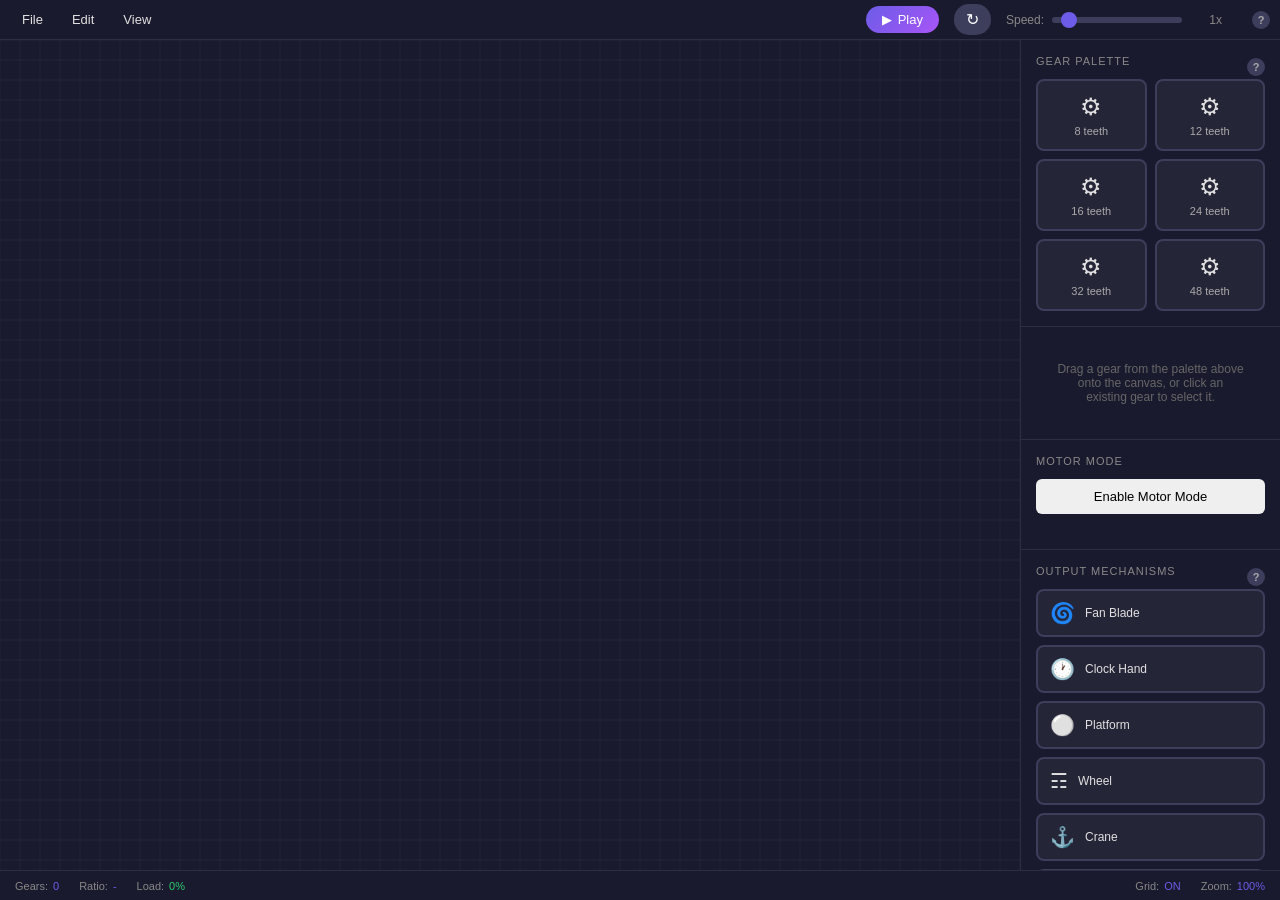
<file: index.html>
<!DOCTYPE html>
<html lang="en">
<head>
    <meta charset="UTF-8">
    <meta name="viewport" content="width=device-width, initial-scale=1.0">
    <title>Gears</title>
    <link rel="stylesheet" href="css/styles.css">
</head>
<body>
    <!-- Menu Bar -->
    <div class="menu-bar">
        <div class="menu-left">
            <div class="menu-item">
                File
                <div class="dropdown">
                    <div class="dropdown-item" onclick="saveProject()">
                        Save <span class="shortcut">Ctrl+S</span>
                    </div>
                    <div class="divider"></div>
                    <div class="dropdown-item" onclick="exportImage()">Export as Image</div>
                </div>
            </div>
            <div class="menu-item">
                Edit
                <div class="dropdown">
                    <div class="dropdown-item" onclick="clearAll()">Clear All Gears</div>
                    <div class="dropdown-item" onclick="resetRotations()">Reset Rotations</div>
                </div>
            </div>
            <div class="menu-item">
                View
                <div class="dropdown">
                    <div class="dropdown-item" onclick="toggleGrid()">
                        <span id="gridToggleText">Hide Grid</span>
                    </div>
                    <div class="dropdown-item" onclick="resetZoom()">Reset Zoom</div>
                    <div class="divider"></div>
                    <div class="dropdown-item" onclick="showSettingsModal()">
                        Gear Settings...
                    </div>
                </div>
            </div>
        </div>

        <div class="playback-controls">
            <button class="play-btn" id="playBtn" onclick="togglePlay()">
                <span id="playIcon">&#9654;</span>
                <span id="playText">Play</span>
            </button>
            <button class="direction-btn" id="directionBtn" onclick="toggleDirection()" title="Toggle rotation direction">
                ↻
            </button>
            <div class="speed-control">
                <span>Speed:</span>
                <input type="range" id="speedSlider" min="0.2" max="10" step="0.2" value="1">
                <span id="speedValue">1x</span>
            </div>
            <span class="help-icon" onclick="showHelpModal('getting-started')" title="Getting Started" style="margin-left: 15px;">?</span>
        </div>
    </div>

    <!-- Main Container -->
    <div class="main-container">
        <!-- Canvas -->
        <div class="canvas-container">
            <canvas id="gearCanvas"></canvas>
        </div>

        <!-- Properties Panel -->
        <div class="panel">
            <!-- Gear Palette -->
            <div class="panel-section">
                <div class="panel-title-row">
                    <div class="panel-title">Gear Palette</div>
                    <span class="help-icon" onclick="showHelpModal('gears')">?</span>
                </div>
                <div class="gear-palette">
                    <div class="palette-gear" draggable="true" data-teeth="8">
                        <div class="palette-gear-icon">&#9881;</div>
                        <div class="palette-gear-label">8 teeth</div>
                    </div>
                    <div class="palette-gear" draggable="true" data-teeth="12">
                        <div class="palette-gear-icon">&#9881;</div>
                        <div class="palette-gear-label">12 teeth</div>
                    </div>
                    <div class="palette-gear" draggable="true" data-teeth="16">
                        <div class="palette-gear-icon">&#9881;</div>
                        <div class="palette-gear-label">16 teeth</div>
                    </div>
                    <div class="palette-gear" draggable="true" data-teeth="24">
                        <div class="palette-gear-icon">&#9881;</div>
                        <div class="palette-gear-label">24 teeth</div>
                    </div>
                    <div class="palette-gear" draggable="true" data-teeth="32">
                        <div class="palette-gear-icon">&#9881;</div>
                        <div class="palette-gear-label">32 teeth</div>
                    </div>
                    <div class="palette-gear" draggable="true" data-teeth="48">
                        <div class="palette-gear-icon">&#9881;</div>
                        <div class="palette-gear-label">48 teeth</div>
                    </div>
                </div>
            </div>

            <!-- Selected Gear Properties -->
            <div class="panel-section" id="selectedGearPanel" style="display: none;">
                <div class="panel-title-row">
                    <div class="panel-title">Selected Gear</div>
                    <span class="help-icon" onclick="showHelpModal('properties')">?</span>
                </div>
                <div class="property-row">
                    <div class="property-label">Teeth Count: <span class="property-value" id="teethValue">12</span></div>
                    <input type="range" id="teethSlider" min="8" max="48" step="4" value="12">
                </div>
                <div class="property-row">
                    <div class="property-label">Color</div>
                    <input type="color" id="colorPicker" value="#6c5ce7">
                </div>
                <div class="property-row">
                    <div class="property-label">RPM: <span class="property-value" id="rpmValue">0</span></div>
                </div>

                <!-- Attached Image Section -->
                <div class="property-row" style="flex-direction: column; align-items: stretch;">
                    <div class="property-label" style="margin-bottom: 5px;">Attached Image</div>
                    <input type="text" id="imageUrlInput" placeholder="Paste image URL..."
                           style="width: 100%; padding: 6px; border: 1px solid #444; border-radius: 4px; background: #2a2a3e; color: #fff; font-size: 11px; box-sizing: border-box;">
                    <div id="imageControls" style="display: none; margin-top: 8px;">
                        <div style="display: flex; gap: 8px; margin-bottom: 6px;">
                            <div style="flex: 1;">
                                <label style="font-size: 10px; color: #888;">Offset X</label>
                                <input type="range" id="imageOffsetX" min="-100" max="100" value="0" style="width: 100%;">
                            </div>
                            <div style="flex: 1;">
                                <label style="font-size: 10px; color: #888;">Offset Y</label>
                                <input type="range" id="imageOffsetY" min="-100" max="100" value="0" style="width: 100%;">
                            </div>
                        </div>
                        <div>
                            <label style="font-size: 10px; color: #888;">Scale: <span id="imageScaleValue">1.0</span></label>
                            <input type="range" id="imageScale" min="0.1" max="3" step="0.1" value="1" style="width: 100%;">
                        </div>
                        <button class="property-btn" onclick="removeAttachedImage()" style="margin-top: 6px; background: #c0392b;">
                            Remove Image
                        </button>
                    </div>
                </div>

                <button class="property-btn btn-driver" id="driverBtn" onclick="toggleDriver()">
                    Make Driver Gear
                </button>
                <button class="property-btn" id="outputShaftBtn" onclick="setOutputShaft()" style="background:#1abc9c;">
                    Set Output Shaft
                </button>
                <div id="compoundGearSection">
                    <button class="property-btn" id="compoundBtn" onclick="showCompoundGearControls()" style="background:#00bcd4;">
                        Add Gear to Shaft
                    </button>
                    <div id="compoundControls" style="display:none; margin-top:6px;">
                        <div class="property-row">
                            <div class="property-label">Teeth: <span id="compoundTeethValue">12</span></div>
                            <input type="range" id="compoundTeethSlider" min="8" max="48" step="4" value="12">
                        </div>
                        <button class="property-btn" onclick="confirmAddCompoundGear()" style="background:#00bcd4;">
                            Confirm
                        </button>
                    </div>
                </div>
                <button class="property-btn btn-delete" onclick="deleteSelectedGear()">
                    Delete Gear
                </button>
            </div>

            <!-- No Selection Message -->
            <div class="panel-section" id="noSelectionPanel">
                <div class="no-selection">
                    Drag a gear from the palette above onto the canvas, or click an existing gear to select it.
                </div>
            </div>

            <!-- Selected Output Properties -->
            <div class="panel-section" id="selectedOutputPanel" style="display: none;">
                <div class="panel-title">Output Properties</div>
                <div id="craneControls" style="display:none;">
                    <div class="property-row">
                        <div class="property-label">Weight: <span class="property-value" id="craneWeightValue">2.0</span> kg</div>
                        <input type="range" id="craneWeightSlider" min="0.5" max="20" step="0.5" value="2" oninput="updateCraneWeight(this.value)">
                    </div>
                    <div class="property-row">
                        <div class="property-label">Rope: <span class="property-value" id="craneRopeValue">150</span> px</div>
                        <input type="range" id="craneRopeSlider" min="80" max="300" step="10" value="150" oninput="updateCraneRope(this.value)">
                    </div>
                    <div id="craneMetrics" style="font-size:11px;color:#aaa;margin-top:4px;"></div>
                </div>
                <div id="generatorControls" style="display:none;">
                    <div class="property-row">
                        <div class="property-label">Max Watts: <span class="property-value" id="genMaxWattsValue">10</span></div>
                        <input type="range" id="genMaxWattsSlider" min="1" max="50" step="1" value="10" oninput="updateGenMaxWatts(this.value)">
                    </div>
                </div>
                <button class="property-btn btn-delete" onclick="deleteSelectedOutput()">
                    Delete Output
                </button>
            </div>

            <!-- Motor Mode Panel -->
            <div class="panel-section" id="motorModePanel">
                <div class="panel-title">Motor Mode</div>
                <div class="property-row">
                    <button class="property-btn" onclick="toggleMotorMode()" id="motorToggleBtn" style="width:100%;">
                        Enable Motor Mode
                    </button>
                </div>
                <div id="motorControls" style="display: none;">
                    <div class="property-row">
                        <div class="property-label">Preset</div>
                        <select id="motorPreset" onchange="setMotorPreset(this.value)" style="flex:1;background:#2a2a3e;color:#fff;border:1px solid #444;padding:4px;border-radius:4px;">
                            <option value="">Custom</option>
                            <option value="small">Small DC Motor</option>
                            <option value="medium" selected>Medium DC Motor</option>
                            <option value="large">Large DC Motor</option>
                            <option value="high_speed">High-Speed Motor</option>
                        </select>
                    </div>
                    <div class="property-row">
                        <div class="property-label">RPM: <span id="motorRpmValue">200</span></div>
                        <input type="range" id="motorRpmSlider" min="10" max="6000" step="10" value="200">
                    </div>
                    <div class="property-row">
                        <div class="property-label">Torque: <span id="motorTorqueValue">0.50</span> Nm</div>
                        <input type="range" id="motorTorqueSlider" min="5" max="500" step="5" value="50">
                    </div>
                    <div id="motorMetrics" style="font-size:11px;color:#aaa;margin-top:8px;"></div>
                </div>
            </div>

            <!-- Output Palette -->
            <div class="panel-section" id="outputPaletteSection">
                <div class="panel-title-row">
                    <div class="panel-title">Output Mechanisms</div>
                    <span class="help-icon" onclick="showHelpModal('outputs')">?</span>
                </div>
                <div class="output-palette">
                    <div class="palette-output" draggable="true" data-output="fan">
                        <span class="palette-output-icon">&#127744;</span>
                        <span class="palette-output-label">Fan Blade</span>
                    </div>
                    <div class="palette-output" draggable="true" data-output="clock">
                        <span class="palette-output-icon">&#128336;</span>
                        <span class="palette-output-label">Clock Hand</span>
                    </div>
                    <div class="palette-output" draggable="true" data-output="platform">
                        <span class="palette-output-icon">&#9898;</span>
                        <span class="palette-output-label">Platform</span>
                    </div>
                    <div class="palette-output" draggable="true" data-output="wheel">
                        <span class="palette-output-icon">&#9782;</span>
                        <span class="palette-output-label">Wheel</span>
                    </div>
                    <div class="palette-output" draggable="true" data-output="crane">
                        <span class="palette-output-icon">&#9875;</span>
                        <span class="palette-output-label">Crane</span>
                    </div>
                    <div class="palette-output" draggable="true" data-output="generator">
                        <span class="palette-output-icon">&#9889;</span>
                        <span class="palette-output-label">Generator</span>
                    </div>
                </div>
            </div>
        </div>
    </div>

    <!-- Status Bar -->
    <div class="status-bar">
        <div class="status-left">
            <div class="status-item">
                Gears: <span class="status-value" id="gearCount">0</span>
            </div>
            <div class="status-item">
                Ratio: <span class="status-value" id="gearRatio">-</span>
            </div>
            <div class="status-item">
                Load: <span class="status-value" id="loadStatus" style="color: #2ecc71;">0%</span>
            </div>
        </div>
        <div class="status-right">
            <div class="status-item">
                Grid: <span class="status-value" id="gridStatus">ON</span>
            </div>
            <div class="status-item">
                Zoom: <span class="status-value" id="zoomLevel">100%</span>
            </div>
        </div>
    </div>

    <!-- Settings Modal -->
    <div class="modal-overlay" id="settingsModal" onclick="hideSettingsModal(event)">
        <div class="modal" onclick="event.stopPropagation()">
            <div class="modal-header">Gear Settings</div>
            <div class="modal-body">
                <div class="setting-row">
                    <div class="setting-label">
                        <span>Tooth Thickness</span>
                        <span class="setting-value" id="thicknessValue">60%</span>
                    </div>
                    <input type="range" id="thicknessSlider" min="30" max="70" value="60"
                           oninput="updateThicknessSetting(this.value)">
                    <div class="setting-description">
                        Adjusts how thick the gear teeth are. Higher values = thicker teeth.
                    </div>
                </div>
                <div class="setting-row">
                    <div class="setting-label">
                        <span>Tooth Depth</span>
                        <span class="setting-value" id="depthValue">4px</span>
                    </div>
                    <input type="range" id="depthSlider" min="4" max="14" value="4"
                           oninput="updateDepthSetting(this.value)">
                    <div class="setting-description">
                        How far the teeth extend from the gear body.
                    </div>
                </div>
            </div>
            <div class="modal-footer">
                <button class="modal-btn modal-btn-secondary" onclick="hideSettingsModal()">Close</button>
            </div>
        </div>
    </div>

    <!-- Help Modal -->
    <div class="modal-overlay" id="helpModal" onclick="hideHelpModal(event)">
        <div class="modal help-modal" onclick="event.stopPropagation()">
            <div class="modal-header" id="helpModalTitle">Help</div>
            <div class="modal-body" id="helpModalContent">
                <!-- Content injected by JavaScript -->
            </div>
            <div class="modal-footer">
                <button class="modal-btn modal-btn-secondary" onclick="hideHelpModal()">Close</button>
            </div>
        </div>
    </div>

    <!-- JavaScript Modules -->
    <!-- Global state must load first -->
    <script src="js/state.js"></script>

    <!-- Utilities (no dependencies) -->
    <script src="js/utils.js"></script>

    <!-- Core modules -->
    <script src="js/gear.js"></script>
    <script src="js/physics.js"></script>
    <script src="js/output.js"></script>
    <script src="js/render.js"></script>

    <!-- Event handlers (depend on gear, physics) -->
    <script src="js/input.js"></script>
    <script src="js/ui.js"></script>

    <!-- Project management -->
    <script src="js/project.js"></script>

    <!-- App initialization (depends on everything) -->
    <script src="js/app.js"></script>
    <script>
        // Initialize motor controls after all scripts loaded
        if (typeof setupMotorControls === 'function') setupMotorControls();
    </script>
</body>
</html>
</file>
<file: css/styles.css>
/* Gears Application Styles */

* {
    margin: 0;
    padding: 0;
    box-sizing: border-box;
}

body {
    font-family: -apple-system, BlinkMacSystemFont, 'Segoe UI', Roboto, sans-serif;
    background: #0f0f1a;
    color: #e0e0e0;
    overflow: hidden;
    height: 100vh;
}

/* Menu Bar */
.menu-bar {
    display: flex;
    align-items: center;
    justify-content: space-between;
    background: #1a1a2e;
    border-bottom: 1px solid #2d2d44;
    padding: 0 10px;
    height: 40px;
}

.menu-left {
    display: flex;
    align-items: center;
    gap: 5px;
}

.menu-item {
    position: relative;
    padding: 8px 12px;
    cursor: pointer;
    border-radius: 4px;
    font-size: 13px;
    transition: background 0.2s;
}

.menu-item:hover {
    background: #2d2d44;
}

.dropdown {
    display: none;
    position: absolute;
    top: 100%;
    left: 0;
    background: #252538;
    border: 1px solid #3d3d5c;
    border-radius: 6px;
    min-width: 180px;
    z-index: 1000;
    box-shadow: 0 4px 12px rgba(0,0,0,0.3);
}

.menu-item:hover .dropdown {
    display: block;
}

.dropdown-item {
    padding: 10px 15px;
    cursor: pointer;
    font-size: 13px;
    display: flex;
    justify-content: space-between;
    align-items: center;
}

.dropdown-item:hover {
    background: #3d3d5c;
}

.dropdown-item:first-child {
    border-radius: 5px 5px 0 0;
}

.dropdown-item:last-child {
    border-radius: 0 0 5px 5px;
}

.shortcut {
    color: #888;
    font-size: 11px;
}

.divider {
    height: 1px;
    background: #3d3d5c;
    margin: 5px 0;
}

/* Playback Controls */
.playback-controls {
    display: flex;
    align-items: center;
    gap: 15px;
}

.play-btn {
    background: linear-gradient(135deg, #6c5ce7, #a855f7);
    border: none;
    color: white;
    padding: 6px 16px;
    border-radius: 20px;
    cursor: pointer;
    font-size: 13px;
    font-weight: 500;
    display: flex;
    align-items: center;
    gap: 6px;
    transition: transform 0.2s, box-shadow 0.2s;
}

.play-btn:hover {
    transform: scale(1.05);
    box-shadow: 0 4px 15px rgba(108, 92, 231, 0.4);
}

.play-btn.playing {
    background: linear-gradient(135deg, #e74c3c, #c0392b);
}

.direction-btn {
    background: #3d3d5c;
    border: none;
    color: white;
    padding: 6px 12px;
    border-radius: 15px;
    cursor: pointer;
    font-size: 16px;
    transition: background 0.2s, transform 0.2s;
}

.direction-btn:hover {
    background: #4d4d6c;
    transform: scale(1.05);
}

.direction-btn.counterclockwise {
    background: #2980b9;
}

.speed-control {
    display: flex;
    align-items: center;
    gap: 8px;
    font-size: 12px;
    color: #888;
}

.speed-control input[type="range"] {
    width: 130px;
    accent-color: #6c5ce7;
    cursor: pointer;
    -webkit-appearance: none;
    appearance: none;
    background: #3d3d5c;
    height: 6px;
    border-radius: 3px;
}

.speed-control input[type="range"]::-webkit-slider-thumb {
    -webkit-appearance: none;
    appearance: none;
    width: 16px;
    height: 16px;
    background: #6c5ce7;
    border-radius: 50%;
    cursor: pointer;
}

.speed-control input[type="range"]::-moz-range-thumb {
    width: 16px;
    height: 16px;
    background: #6c5ce7;
    border-radius: 50%;
    cursor: pointer;
    border: none;
}

#speedValue {
    min-width: 32px;
    text-align: right;
}

/* Main Layout */
.main-container {
    display: flex;
    height: calc(100vh - 70px);
}

/* Canvas Container */
.canvas-container {
    flex: 1;
    position: relative;
    background: #16213e;
    overflow: hidden;
}

#gearCanvas {
    display: block;
    cursor: default;
}

/* Properties Panel */
.panel {
    width: 260px;
    background: #1a1a2e;
    border-left: 1px solid #2d2d44;
    overflow-y: auto;
    display: flex;
    flex-direction: column;
}

.panel-section {
    padding: 15px;
    border-bottom: 1px solid #2d2d44;
}

.panel-title {
    font-size: 11px;
    text-transform: uppercase;
    color: #888;
    margin-bottom: 12px;
    letter-spacing: 1px;
}

/* Gear Palette */
.gear-palette {
    display: grid;
    grid-template-columns: repeat(2, 1fr);
    gap: 8px;
}

.palette-gear {
    background: #252538;
    border: 2px solid #3d3d5c;
    border-radius: 8px;
    padding: 12px 8px;
    text-align: center;
    cursor: grab;
    transition: all 0.2s;
}

.palette-gear:hover {
    border-color: #6c5ce7;
    background: #2d2d44;
    transform: translateY(-2px);
}

.palette-gear:active {
    cursor: grabbing;
}

.palette-gear-icon {
    font-size: 24px;
    margin-bottom: 4px;
}

.palette-gear-label {
    font-size: 11px;
    color: #aaa;
}

/* Selected Gear Properties */
.property-row {
    margin-bottom: 12px;
}

.property-label {
    font-size: 12px;
    color: #aaa;
    margin-bottom: 6px;
}

.property-row input[type="range"] {
    width: 100%;
    accent-color: #6c5ce7;
}

.property-row input[type="color"] {
    width: 100%;
    height: 32px;
    border: none;
    border-radius: 4px;
    cursor: pointer;
}

.property-value {
    font-size: 12px;
    color: #6c5ce7;
    font-weight: 500;
}

.property-btn {
    width: 100%;
    padding: 10px;
    border: none;
    border-radius: 6px;
    cursor: pointer;
    font-size: 13px;
    font-weight: 500;
    margin-bottom: 8px;
    transition: all 0.2s;
}

.btn-driver {
    background: linear-gradient(135deg, #f39c12, #e67e22);
    color: white;
}

.btn-driver:hover {
    transform: translateY(-2px);
    box-shadow: 0 4px 12px rgba(243, 156, 18, 0.3);
}

.btn-driver.active {
    background: linear-gradient(135deg, #27ae60, #2ecc71);
}

.btn-delete {
    background: #3d3d5c;
    color: #e74c3c;
}

.btn-delete:hover {
    background: #e74c3c;
    color: white;
}

/* Output Palette */
.output-palette {
    display: flex;
    flex-direction: column;
    gap: 8px;
}

.palette-output {
    background: #252538;
    border: 2px solid #3d3d5c;
    border-radius: 8px;
    padding: 10px 12px;
    cursor: grab;
    transition: all 0.2s;
    display: flex;
    align-items: center;
    gap: 10px;
}

.palette-output:hover {
    border-color: #6c5ce7;
    background: #2d2d44;
}

.palette-output-icon {
    font-size: 20px;
}

.palette-output-label {
    font-size: 12px;
}

/* Status Bar */
.status-bar {
    display: flex;
    align-items: center;
    justify-content: space-between;
    background: #1a1a2e;
    border-top: 1px solid #2d2d44;
    padding: 6px 15px;
    height: 30px;
    font-size: 11px;
    color: #888;
}

.status-left, .status-right {
    display: flex;
    gap: 20px;
}

.status-item {
    display: flex;
    align-items: center;
    gap: 5px;
}

.status-value {
    color: #6c5ce7;
    font-weight: 500;
}

/* Toast Notification */
.toast {
    position: fixed;
    bottom: 50px;
    right: 20px;
    padding: 12px 20px;
    border-radius: 8px;
    font-size: 13px;
    z-index: 10000;
    animation: slideIn 0.3s ease;
}

.toast.success {
    background: #27ae60;
    color: white;
}

.toast.error {
    background: #e74c3c;
    color: white;
}

.toast.info {
    background: #3498db;
    color: white;
}

@keyframes slideIn {
    from {
        transform: translateX(100%);
        opacity: 0;
    }
    to {
        transform: translateX(0);
        opacity: 1;
    }
}

@keyframes pulse {
    0%, 100% { opacity: 1; }
    50% { opacity: 0.5; }
}

/* No Selection Helper */
.no-selection {
    text-align: center;
    color: #666;
    font-size: 12px;
    padding: 20px;
}

/* Drag ghost */
.drag-ghost {
    position: fixed;
    pointer-events: none;
    z-index: 9999;
    opacity: 0.8;
}

/* Settings Modal */
.modal-overlay {
    display: none;
    position: fixed;
    top: 0;
    left: 0;
    right: 0;
    bottom: 0;
    background: rgba(0, 0, 0, 0.7);
    z-index: 10000;
    justify-content: center;
    align-items: center;
}

.modal-overlay.visible {
    display: flex;
}

.modal {
    background: #1a1a2e;
    border: 1px solid #3d3d5c;
    border-radius: 12px;
    width: 400px;
    max-width: 90%;
    box-shadow: 0 10px 40px rgba(0, 0, 0, 0.5);
}

.modal-header {
    padding: 15px 20px;
    border-bottom: 1px solid #2d2d44;
    font-size: 16px;
    font-weight: 600;
}

.modal-body {
    padding: 20px;
}

.modal-footer {
    padding: 15px 20px;
    border-top: 1px solid #2d2d44;
    display: flex;
    justify-content: flex-end;
    gap: 10px;
}

.modal-btn {
    padding: 8px 20px;
    border: none;
    border-radius: 6px;
    cursor: pointer;
    font-size: 13px;
    font-weight: 500;
}

.modal-btn-primary {
    background: linear-gradient(135deg, #6c5ce7, #a855f7);
    color: white;
}

.modal-btn-secondary {
    background: #3d3d5c;
    color: #ccc;
}

.setting-row {
    margin-bottom: 20px;
}

.setting-label {
    display: flex;
    justify-content: space-between;
    align-items: center;
    margin-bottom: 8px;
    font-size: 13px;
    color: #ccc;
}

.setting-value {
    color: #6c5ce7;
    font-weight: 600;
}

.setting-row input[type="range"] {
    width: 100%;
    accent-color: #6c5ce7;
}

.setting-description {
    font-size: 11px;
    color: #888;
    margin-top: 5px;
}

/* Help Icons */
.help-icon {
    display: inline-flex;
    align-items: center;
    justify-content: center;
    width: 18px;
    height: 18px;
    background: #3d3d5c;
    border-radius: 50%;
    font-size: 11px;
    font-weight: bold;
    color: #aaa;
    cursor: pointer;
    margin-left: 8px;
    transition: all 0.2s;
    flex-shrink: 0;
}

.help-icon:hover {
    background: #6c5ce7;
    color: #fff;
    transform: scale(1.1);
}

.panel-title-row {
    display: flex;
    align-items: center;
    justify-content: space-between;
}

/* Help Modal Styles */
.help-modal {
    width: 500px;
    max-height: 80vh;
    display: flex;
    flex-direction: column;
}

.help-modal .modal-body {
    overflow-y: auto;
    max-height: 60vh;
}

.help-section {
    margin-bottom: 16px;
}

.help-section:last-child {
    margin-bottom: 0;
}

.help-section-title {
    font-size: 14px;
    font-weight: 600;
    color: #6c5ce7;
    margin-bottom: 8px;
    display: flex;
    align-items: center;
    gap: 8px;
}

.help-section-title .icon {
    font-size: 16px;
}

.help-text {
    font-size: 13px;
    color: #ccc;
    line-height: 1.5;
    margin-bottom: 8px;
}

.help-tip {
    background: #2a2a3e;
    border-left: 3px solid #6c5ce7;
    padding: 10px 12px;
    font-size: 12px;
    color: #aaa;
    margin: 10px 0;
    border-radius: 0 6px 6px 0;
}

.help-tip strong {
    color: #fff;
}

.help-example {
    background: #16213e;
    border: 1px solid #3d3d5c;
    border-radius: 6px;
    padding: 12px;
    margin: 10px 0;
}

.help-example-title {
    font-size: 11px;
    color: #888;
    text-transform: uppercase;
    margin-bottom: 6px;
}

.help-example-content {
    font-size: 13px;
    color: #fff;
}

.help-list {
    margin: 8px 0;
    padding-left: 20px;
}

.help-list li {
    font-size: 13px;
    color: #ccc;
    margin-bottom: 6px;
    line-height: 1.4;
}

.help-formula {
    font-family: monospace;
    background: #2a2a3e;
    padding: 2px 6px;
    border-radius: 4px;
    color: #a855f7;
}

/* A finger on the board moves gears and the two-finger pinch zooms the board,
   not the page. The palette tiles still let an up or down swipe scroll the panel. */
#gearCanvas { touch-action: none; }
.palette-gear, .palette-output { touch-action: pan-y; -webkit-user-select: none; user-select: none; -webkit-touch-callout: none; }
</file>
